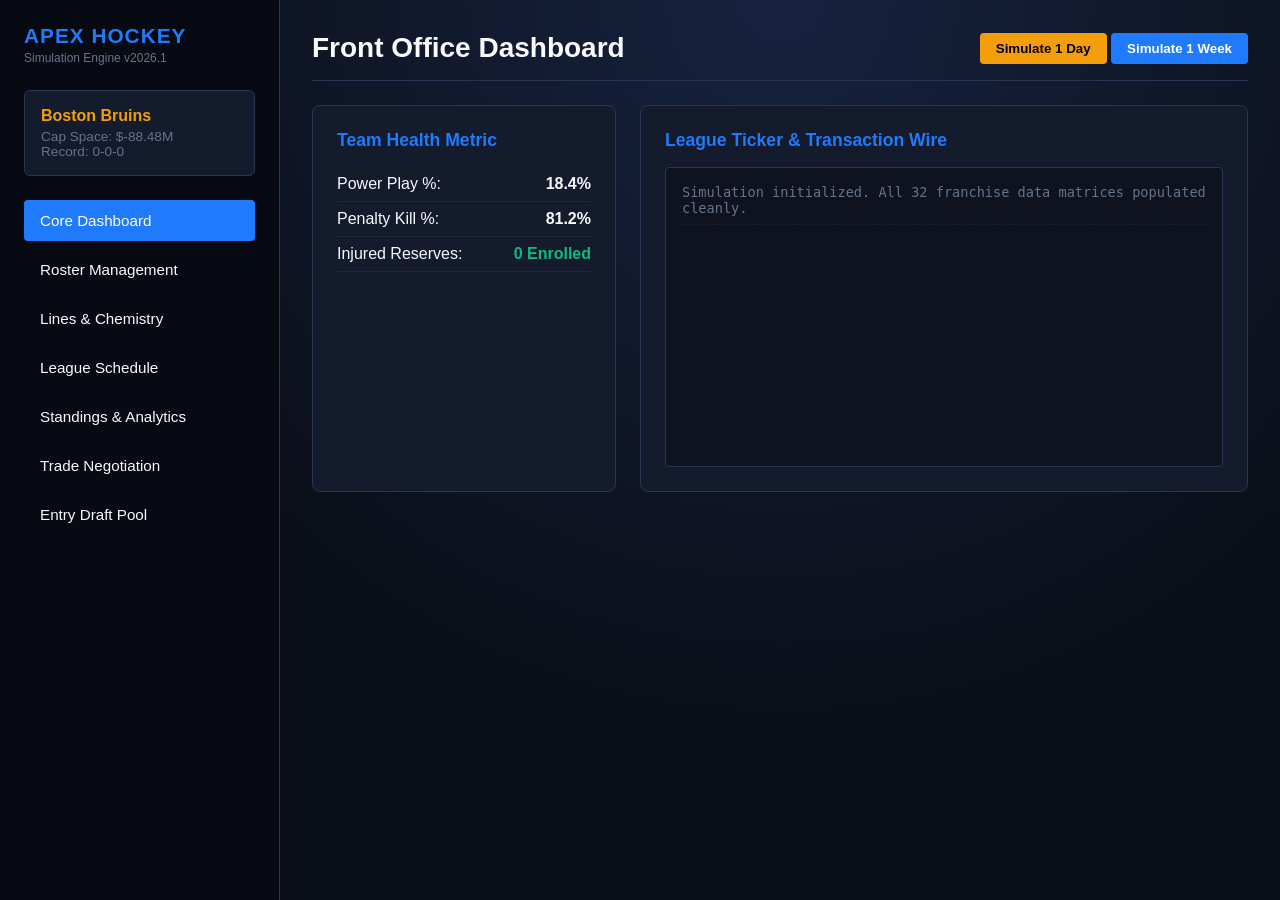
<file: index.html>
<!DOCTYPE html>
<html lang="en">
<head>
    <meta charset="UTF-8">
    <meta name="viewport" content="width=device-width, initial-scale=1.0">
    <title>Apex Hockey Manager - Pro Simulation Engine</title>
    <link rel="stylesheet" href="style.css">
</head>
<body>
    <div id="app-container">
        <aside class="sidebar">
            <div class="sidebar-brand">
                <h2>APEX HOCKEY</h2>
                <span>Simulation Engine v2026.1</span>
            </div>
            <div class="user-profile-card">
                <h4 id="user-team-display">Loading Team...</h4>
                <p>Cap Space: <span id="user-cap-display">$0.00M</span></p>
                <p>Record: <span id="user-record-display">0-0-0</span></p>
            </div>
            <nav class="sidebar-menu">
                <button onclick="ui.switchTab('dashboard')" class="nav-item active" id="tab-dashboard">Core Dashboard</button>
                <button onclick="ui.switchTab('roster')" class="nav-item" id="tab-roster">Roster Management</button>
                <button onclick="ui.switchTab('lines')" class="nav-item" id="tab-lines">Lines & Chemistry</button>
                <button onclick="ui.switchTab('schedule')" class="nav-item" id="tab-schedule">League Schedule</button>
                <button onclick="ui.switchTab('standings')" class="nav-item" id="tab-standings">Standings & Analytics</button>
                <button onclick="ui.switchTab('trade')" class="nav-item" id="tab-trade">Trade Negotiation</button>
                <button onclick="ui.switchTab('draft')" class="nav-item" id="tab-draft">Entry Draft Pool</button>
            </nav>
        </aside>

        <main class="workspace">
            <section id="view-dashboard" class="view-panel active">
                <div class="view-header">
                    <h1>Front Office Dashboard</h1>
                    <div class="action-group">
                        <button class="btn btn-accent" onclick="simEngine.simDays(1)">Simulate 1 Day</button>
                        <button class="btn btn-primary" onclick="simEngine.simDays(7)">Simulate 1 Week</button>
                    </div>
                </div>
                
                <div class="dashboard-grid">
                    <div class="dashboard-card status-card">
                        <h3>Team Health Metric</h3>
                        <div class="stat-row"><span>Power Play %:</span><strong id="dash-pp">0.0%</strong></div>
                        <div class="stat-row"><span>Penalty Kill %:</span><strong id="dash-pk">0.0%</strong></div>
                        <div class="stat-row"><span>Injured Reserves:</span><strong id="dash-injuries" class="text-success">0 Players</strong></div>
                    </div>
                    <div class="dashboard-card central-feed">
                        <h3>League Ticker & Transaction Wire</h3>
                        <div id="ticker-box" class="ticker-box">
                            <p class="ticker-item system-msg">Simulation initialized. All 32 franchise data matrices populated cleanly.</p>
                        </div>
                    </div>
                </div>
            </section>

            <section id="view-roster" class="view-panel">
                <div class="view-header">
                    <h1>Roster Management Matrix</h1>
                    <select id="roster-team-filter" class="form-select" onchange="ui.renderRoster()"></select>
                </div>
                <div class="table-wrapper">
                    <table class="data-table">
                        <thead>
                            <tr>
                                <th>Name</th>
                                <th>Pos</th>
                                <th>Archetype</th>
                                <th>Age</th>
                                <th>OVR</th>
                                <th>Salary</th>
                                <th>Term</th>
                                <th>POT</th>
                                <th>Condition</th>
                            </tr>
                        </thead>
                        <tbody id="roster-table-rows"></tbody>
                    </table>
                </div>
            </section>

            <section id="view-lines" class="view-panel">
                <div class="view-header">
                    <h1>Line Combinations & Tactical Chemistry</h1>
                    <button class="btn btn-primary" onclick="ui.optimizeLineups()">Auto-Optimize Lines</button>
                </div>
                <div id="lines-workspace" class="lines-grid">
                    </div>
            </section>

            <section id="view-schedule" class="view-panel">
                <div class="view-header">
                    <h1>League Schedule & Results</h1>
                    <div class="filter-group">
                        <span>Current Day: <strong id="schedule-day-indicator">1</strong> / 180</span>
                    </div>
                </div>
                <div class="table-wrapper">
                    <table class="data-table">
                        <thead>
                            <tr>
                                <th>Day</th>
                                <th>Away Team</th>
                                <th>Home Team</th>
                                <th>Status/Result</th>
                                <th>Action</th>
                            </tr>
                        </thead>
                        <tbody id="schedule-table-rows"></tbody>
                    </table>
                </div>
            </section>

            <section id="view-standings" class="view-panel">
                <div class="view-header">
                    <h1>NHL Real-Time League Standings</h1>
                </div>
                <div class="tabs-sub">
                    <button class="btn btn-sm btn-secondary active" id="btn-stand-league" onclick="ui.renderStandings('league')">League</button>
                    <button class="btn btn-sm btn-secondary" id="btn-stand-conf" onclick="ui.renderStandings('conference')">Conference</button>
                    <button class="btn btn-sm btn-secondary" id="btn-stand-div" onclick="ui.renderStandings('division')">Division</button>
                </div>
                <div class="table-wrapper">
                    <table class="data-table">
                        <thead>
                            <tr>
                                <th>Rank</th>
                                <th>Franchise Team</th>
                                <th>GP</th>
                                <th>W</th>
                                <th>L</th>
                                <th>OTL</th>
                                <th>PTS</th>
                                <th>GF</th>
                                <th>GA</th>
                                <th>DIFF</th>
                            </tr>
                        </thead>
                        <tbody id="standings-table-rows"></tbody>
                    </table>
                </div>
            </section>

            <section id="view-trade" class="view-panel">
                <div class="view-header">
                    <h1>Advanced AI Trade Negotiation Desk</h1>
                </div>
                <div class="trade-interface-grid">
                    <div class="trade-block">
                        <h3>Your Offering Assets</h3>
                        <select id="trade-user-asset-select" class="form-select multi" multiple size="8"></select>
                    </div>
                    <div class="trade-block">
                        <h3>Target Trading Partner</h3>
                        <select id="trade-partner-team-select" class="form-select" onchange="ui.populatePartnerAssets()"></select>
                        <h4 class="margin-top">Target Assets Desired</h4>
                        <select id="trade-partner-asset-select" class="form-select multi" multiple size="6"></select>
                    </div>
                </div>
                <div class="trade-action-bar">
                    <button class="btn btn-accent btn-lg" onclick="simEngine.evaluateTradeProposal()">Submit Proposal to AI Evaluation Engine</button>
                    <div id="trade-valuation-feedback" class="feedback-panel">Awaiting asset inputs for calculation...</div>
                </div>
            </section>

            <section id="view-draft" class="view-panel">
                <div class="view-header">
                    <h1>NHL Entry Draft Board (Class of 2026)</h1>
                </div>
                <div class="table-wrapper">
                    <table class="data-table">
                        <thead>
                            <tr>
                                <th>Rank</th>
                                <th>Prospect Name</th>
                                <th>Pos</th>
                                <th>Projected Archetype</th>
                                <th>OVR Value</th>
                                <th>Potential Grade</th>
                                <th>Scouting Accuracy</th>
                                <th>Action</th>
                            </tr>
                        </thead>
                        <tbody id="draft-table-rows"></tbody>
                    </table>
                </div>
            </section>
        </main>
    </div>

    <div id="match-sim-modal" class="modal-overlay">
        <div class="modal-box">
            <div class="modal-header">
                <h2 id="modal-match-title">Deterministic Live Arena Sim</h2>
            </div>
            <div class="modal-body">
                <div class="scoreboard-hero">
                    <div class="scoreboard-team text-left">
                        <h3 id="modal-away-name">AWAY</h3>
                        <span id="modal-away-score" class="score-digit">0</span>
                        <p>Shots: <span id="modal-away-shots">0</span></p>
                    </div>
                    <div class="scoreboard-mid">
                        <div id="modal-period-display" class="period-pill">PERIOD 1</div>
                        <div id="modal-time-display">20:00</div>
                    </div>
                    <div class="scoreboard-team text-right">
                        <h3 id="modal-home-name">HOME</h3>
                        <span id="modal-home-score" class="score-digit">0</span>
                        <p>Shots: <span id="modal-home-shots">0</span></p>
                    </div>
                </div>
                <div id="modal-live-log" class="live-event-stream">
                    </div>
            </div>
            <div class="modal-footer">
                <button id="modal-close-btn" class="btn btn-primary" disabled onclick="ui.closeModal()">Complete Simulation</button>
            </div>
        </div>
    </div>

    <script src="script.js"></script>
</body>
</html>
</file>
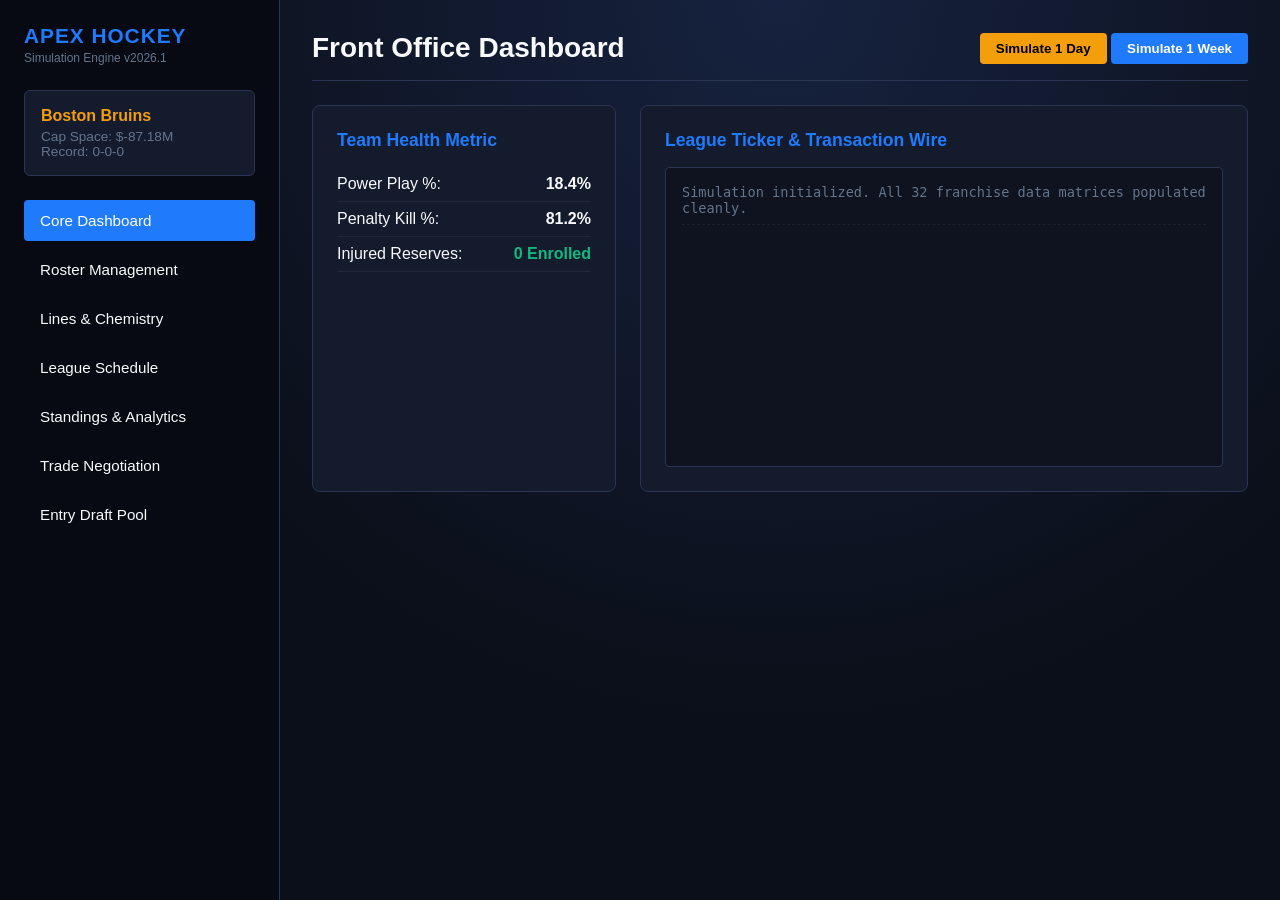
<file: hockey.html>
<!DOCTYPE html>
<html lang="en">
<head>
    <meta charset="UTF-8">
    <meta name="viewport" content="width=device-width, initial-scale=1.0">
    <title>Apex Hockey Manager - Pro Simulation Engine</title>
    <link rel="stylesheet" href="style.css">
</head>
<body>
    <div id="app-container">
        <aside class="sidebar">
            <div class="sidebar-brand">
                <h2>APEX HOCKEY</h2>
                <span>Simulation Engine v2026.1</span>
            </div>
            <div class="user-profile-card">
                <h4 id="user-team-display">Loading Team...</h4>
                <p>Cap Space: <span id="user-cap-display">$0.00M</span></p>
                <p>Record: <span id="user-record-display">0-0-0</span></p>
            </div>
            <nav class="sidebar-menu">
                <button onclick="ui.switchTab('dashboard')" class="nav-item active" id="tab-dashboard">Core Dashboard</button>
                <button onclick="ui.switchTab('roster')" class="nav-item" id="tab-roster">Roster Management</button>
                <button onclick="ui.switchTab('lines')" class="nav-item" id="tab-lines">Lines & Chemistry</button>
                <button onclick="ui.switchTab('schedule')" class="nav-item" id="tab-schedule">League Schedule</button>
                <button onclick="ui.switchTab('standings')" class="nav-item" id="tab-standings">Standings & Analytics</button>
                <button onclick="ui.switchTab('trade')" class="nav-item" id="tab-trade">Trade Negotiation</button>
                <button onclick="ui.switchTab('draft')" class="nav-item" id="tab-draft">Entry Draft Pool</button>
            </nav>
        </aside>

        <main class="workspace">
            <section id="view-dashboard" class="view-panel active">
                <div class="view-header">
                    <h1>Front Office Dashboard</h1>
                    <div class="action-group">
                        <button class="btn btn-accent" onclick="simEngine.simDays(1)">Simulate 1 Day</button>
                        <button class="btn btn-primary" onclick="simEngine.simDays(7)">Simulate 1 Week</button>
                    </div>
                </div>
                
                <div class="dashboard-grid">
                    <div class="dashboard-card status-card">
                        <h3>Team Health Metric</h3>
                        <div class="stat-row"><span>Power Play %:</span><strong id="dash-pp">0.0%</strong></div>
                        <div class="stat-row"><span>Penalty Kill %:</span><strong id="dash-pk">0.0%</strong></div>
                        <div class="stat-row"><span>Injured Reserves:</span><strong id="dash-injuries" class="text-success">0 Players</strong></div>
                    </div>
                    <div class="dashboard-card central-feed">
                        <h3>League Ticker & Transaction Wire</h3>
                        <div id="ticker-box" class="ticker-box">
                            <p class="ticker-item system-msg">Simulation initialized. All 32 franchise data matrices populated cleanly.</p>
                        </div>
                    </div>
                </div>
            </section>

            <section id="view-roster" class="view-panel">
                <div class="view-header">
                    <h1>Roster Management Matrix</h1>
                    <select id="roster-team-filter" class="form-select" onchange="ui.renderRoster()"></select>
                </div>
                <div class="table-wrapper">
                    <table class="data-table">
                        <thead>
                            <tr>
                                <th>Name</th>
                                <th>Pos</th>
                                <th>Archetype</th>
                                <th>Age</th>
                                <th>OVR</th>
                                <th>Salary</th>
                                <th>Term</th>
                                <th>POT</th>
                                <th>Condition</th>
                            </tr>
                        </thead>
                        <tbody id="roster-table-rows"></tbody>
                    </table>
                </div>
            </section>

            <section id="view-lines" class="view-panel">
                <div class="view-header">
                    <h1>Line Combinations & Tactical Chemistry</h1>
                    <button class="btn btn-primary" onclick="ui.optimizeLineups()">Auto-Optimize Lines</button>
                </div>
                <div id="lines-workspace" class="lines-grid">
                    </div>
            </section>

            <section id="view-schedule" class="view-panel">
                <div class="view-header">
                    <h1>League Schedule & Results</h1>
                    <div class="filter-group">
                        <span>Current Day: <strong id="schedule-day-indicator">1</strong> / 180</span>
                    </div>
                </div>
                <div class="table-wrapper">
                    <table class="data-table">
                        <thead>
                            <tr>
                                <th>Day</th>
                                <th>Away Team</th>
                                <th>Home Team</th>
                                <th>Status/Result</th>
                                <th>Action</th>
                            </tr>
                        </thead>
                        <tbody id="schedule-table-rows"></tbody>
                    </table>
                </div>
            </section>

            <section id="view-standings" class="view-panel">
                <div class="view-header">
                    <h1>NHL Real-Time League Standings</h1>
                </div>
                <div class="tabs-sub">
                    <button class="btn btn-sm btn-secondary active" id="btn-stand-league" onclick="ui.renderStandings('league')">League</button>
                    <button class="btn btn-sm btn-secondary" id="btn-stand-conf" onclick="ui.renderStandings('conference')">Conference</button>
                    <button class="btn btn-sm btn-secondary" id="btn-stand-div" onclick="ui.renderStandings('division')">Division</button>
                </div>
                <div class="table-wrapper">
                    <table class="data-table">
                        <thead>
                            <tr>
                                <th>Rank</th>
                                <th>Franchise Team</th>
                                <th>GP</th>
                                <th>W</th>
                                <th>L</th>
                                <th>OTL</th>
                                <th>PTS</th>
                                <th>GF</th>
                                <th>GA</th>
                                <th>DIFF</th>
                            </tr>
                        </thead>
                        <tbody id="standings-table-rows"></tbody>
                    </table>
                </div>
            </section>

            <section id="view-trade" class="view-panel">
                <div class="view-header">
                    <h1>Advanced AI Trade Negotiation Desk</h1>
                </div>
                <div class="trade-interface-grid">
                    <div class="trade-block">
                        <h3>Your Offering Assets</h3>
                        <select id="trade-user-asset-select" class="form-select multi" multiple size="8"></select>
                    </div>
                    <div class="trade-block">
                        <h3>Target Trading Partner</h3>
                        <select id="trade-partner-team-select" class="form-select" onchange="ui.populatePartnerAssets()"></select>
                        <h4 class="margin-top">Target Assets Desired</h4>
                        <select id="trade-partner-asset-select" class="form-select multi" multiple size="6"></select>
                    </div>
                </div>
                <div class="trade-action-bar">
                    <button class="btn btn-accent btn-lg" onclick="simEngine.evaluateTradeProposal()">Submit Proposal to AI Evaluation Engine</button>
                    <div id="trade-valuation-feedback" class="feedback-panel">Awaiting asset inputs for calculation...</div>
                </div>
            </section>

            <section id="view-draft" class="view-panel">
                <div class="view-header">
                    <h1>NHL Entry Draft Board (Class of 2026)</h1>
                </div>
                <div class="table-wrapper">
                    <table class="data-table">
                        <thead>
                            <tr>
                                <th>Rank</th>
                                <th>Prospect Name</th>
                                <th>Pos</th>
                                <th>Projected Archetype</th>
                                <th>OVR Value</th>
                                <th>Potential Grade</th>
                                <th>Scouting Accuracy</th>
                                <th>Action</th>
                            </tr>
                        </thead>
                        <tbody id="draft-table-rows"></tbody>
                    </table>
                </div>
            </section>
        </main>
    </div>

    <div id="match-sim-modal" class="modal-overlay">
        <div class="modal-box">
            <div class="modal-header">
                <h2 id="modal-match-title">Deterministic Live Arena Sim</h2>
            </div>
            <div class="modal-body">
                <div class="scoreboard-hero">
                    <div class="scoreboard-team text-left">
                        <h3 id="modal-away-name">AWAY</h3>
                        <span id="modal-away-score" class="score-digit">0</span>
                        <p>Shots: <span id="modal-away-shots">0</span></p>
                    </div>
                    <div class="scoreboard-mid">
                        <div id="modal-period-display" class="period-pill">PERIOD 1</div>
                        <div id="modal-time-display">20:00</div>
                    </div>
                    <div class="scoreboard-team text-right">
                        <h3 id="modal-home-name">HOME</h3>
                        <span id="modal-home-score" class="score-digit">0</span>
                        <p>Shots: <span id="modal-home-shots">0</span></p>
                    </div>
                </div>
                <div id="modal-live-log" class="live-event-stream">
                    </div>
            </div>
            <div class="modal-footer">
                <button id="modal-close-btn" class="btn btn-primary" disabled onclick="ui.closeModal()">Complete Simulation</button>
            </div>
        </div>
    </div>

    <script src="script.js"></script>
</body>
</html>
</file>
<file: style.css>
:root {
    --bg-main: #0b0f19;
    --bg-surface: #141b2d;
    --bg-surface-elevated: #1f2942;
    --color-primary: #1f7bfb;
    --color-accent: #f59e0b;
    --color-text: #f8fafc;
    --color-text-muted: #64748b;
    --color-success: #10b981;
    --color-danger: #ef4444;
    --border-ui: #293552;
    --font-stack: -apple-system, BlinkMacSystemFont, "Segoe UI", Roboto, Helvetica, Arial, sans-serif;
}

* {
    box-sizing: border-box;
    margin: 0;
    padding: 0;
}

body {
    background-color: var(--bg-main);
    color: var(--color-text);
    font-family: var(--font-stack);
    overflow: hidden;
    height: 100vh;
}

#app-container {
    display: flex;
    height: 100vh;
    width: 100vw;
}

/* Sidebar Layout */
.sidebar {
    width: 280px;
    background-color: #070a12;
    border-right: 1px solid var(--border-ui);
    display: flex;
    flex-direction: column;
    padding: 1.5rem;
}

.sidebar-brand h2 {
    font-size: 1.3rem;
    letter-spacing: 1px;
    color: var(--color-primary);
}

.sidebar-brand span {
    font-size: 0.75rem;
    color: var(--color-text-muted);
}

.user-profile-card {
    background-color: var(--bg-surface);
    padding: 1rem;
    border-radius: 6px;
    margin: 1.5rem 0;
    border: 1px solid var(--border-ui);
}

.user-profile-card h4 {
    color: var(--color-accent);
    margin-bottom: 0.25rem;
}

.user-profile-card p {
    font-size: 0.85rem;
    color: var(--color-text-muted);
}

.sidebar-menu {
    display: flex;
    flex-direction: column;
    gap: 0.5rem;
}

.nav-item {
    background: transparent;
    border: none;
    color: var(--color-text);
    text-align: left;
    padding: 0.75rem 1rem;
    border-radius: 4px;
    cursor: pointer;
    font-size: 0.95rem;
    transition: all 0.2s;
}

.nav-item:hover, .nav-item.active {
    background-color: var(--color-primary);
    color: white;
}

/* Workspace Panels */
.workspace {
    flex: 1;
    padding: 2rem;
    overflow-y: auto;
    background: radial-gradient(circle at 50% 0%, #16223f 0%, var(--bg-main) 70%);
}

.view-panel {
    display: none;
}

.view-panel.active {
    display: block;
}

.view-header {
    display: flex;
    justify-content: space-between;
    align-items: center;
    border-bottom: 1px solid var(--border-ui);
    padding-bottom: 1rem;
    margin-bottom: 1.5rem;
}

.view-header h1 {
    font-size: 1.75rem;
    font-weight: 700;
}

/* UI Elements */
.btn {
    padding: 0.5rem 1rem;
    border-radius: 4px;
    font-weight: 600;
    cursor: pointer;
    border: none;
    transition: opacity 0.2s;
}

.btn:hover { opacity: 0.9; }
.btn-primary { background-color: var(--color-primary); color: white; }
.btn-accent { background-color: var(--color-accent); color: #000; }
.btn-secondary { background-color: var(--bg-surface-elevated); color: var(--color-text); }
.btn-secondary.active { background-color: var(--color-primary); color: white; }
.btn-sm { padding: 0.25rem 0.5rem; font-size: 0.8rem; }
.btn-lg { padding: 0.75rem 1.5rem; font-size: 1.1rem; }

.form-select {
    background-color: var(--bg-surface);
    color: var(--color-text);
    border: 1px solid var(--border-ui);
    padding: 0.5rem 1rem;
    border-radius: 4px;
    outline: none;
}
.form-select.multi {
    width: 100%;
    min-height: 200px;
}

/* Tables */
.table-wrapper {
    background-color: var(--bg-surface);
    border-radius: 8px;
    border: 1px solid var(--border-ui);
    overflow: hidden;
}

.data-table {
    width: 100%;
    border-collapse: collapse;
    text-align: left;
    font-size: 0.9rem;
}

.data-table th, .data-table td {
    padding: 0.85rem 1.25rem;
    border-bottom: 1px solid var(--border-ui);
}

.data-table th {
    background-color: rgba(0,0,0,0.2);
    color: var(--color-text-muted);
    font-weight: 600;
    text-transform: uppercase;
    font-size: 0.75rem;
    letter-spacing: 0.5px;
}

.data-table tbody tr:hover {
    background-color: rgba(255,255,255,0.02);
}

/* Dashboard Grid */
.dashboard-grid {
    display: grid;
    grid-template-columns: 1fr 2fr;
    gap: 1.5rem;
}

.dashboard-card {
    background-color: var(--bg-surface);
    border: 1px solid var(--border-ui);
    border-radius: 8px;
    padding: 1.5rem;
}

.dashboard-card h3 {
    font-size: 1.1rem;
    margin-bottom: 1rem;
    color: var(--color-primary);
}

.stat-row {
    display: flex;
    justify-content: space-between;
    padding: 0.5rem 0;
    border-bottom: 1px solid rgba(255,255,255,0.05);
}

.ticker-box {
    height: 300px;
    overflow-y: auto;
    font-family: monospace;
    font-size: 0.85rem;
    background-color: rgba(0,0,0,0.3);
    padding: 1rem;
    border-radius: 4px;
    border: 1px solid var(--border-ui);
}

.ticker-item {
    margin-bottom: 0.5rem;
    padding-bottom: 0.5rem;
    border-bottom: 1px dashed rgba(255,255,255,0.05);
}
.ticker-item.goal { color: var(--color-accent); }
.ticker-item.injury { color: var(--color-danger); }
.ticker-item.system-msg { color: var(--color-text-muted); }

/* Lines Layout */
.lines-grid {
    display: grid;
    grid-template-columns: 1fr;
    gap: 1.5rem;
}

.line-block-card {
    background-color: var(--bg-surface);
    border: 1px solid var(--border-ui);
    padding: 1.25rem;
    border-radius: 6px;
}

.line-block-card h3 {
    font-size: 1rem;
    margin-bottom: 0.75rem;
    color: var(--color-accent);
}

.line-slots-container {
    display: flex;
    gap: 1rem;
}

.player-line-pill {
    flex: 1;
    background-color: var(--bg-surface-elevated);
    padding: 0.75rem;
    border-radius: 4px;
    border-left: 4px solid var(--color-primary);
    font-size: 0.85rem;
}

/* Trade Interface Layout */
.trade-interface-grid {
    display: grid;
    grid-template-columns: 1fr 1fr;
    gap: 2rem;
    margin-bottom: 1.5rem;
}

.trade-block {
    background-color: var(--bg-surface);
    padding: 1.5rem;
    border: 1px solid var(--border-ui);
    border-radius: 8px;
}

.trade-block h3 {
    margin-bottom: 1rem;
    font-size: 1.1rem;
}

.trade-action-bar {
    background-color: var(--bg-surface);
    padding: 1.5rem;
    border: 1px solid var(--border-ui);
    border-radius: 8px;
    display: flex;
    flex-direction: column;
    gap: 1rem;
    align-items: center;
}

.feedback-panel {
    font-family: monospace;
    color: var(--color-text-muted);
}

/* Modals layout */
.modal-overlay {
    position: fixed;
    top: 0; left: 0; width: 100vw; height: 100vh;
    background: rgba(0,0,0,0.85);
    display: none;
    align-items: center;
    justify-content: center;
    z-index: 9999;
}

.modal-box {
    background-color: var(--bg-surface);
    border: 2px solid var(--color-primary);
    border-radius: 8px;
    width: 700px;
    max-width: 95vw;
    display: flex;
    flex-direction: column;
}

.modal-header, .modal-footer {
    padding: 1.25rem;
    border-bottom: 1px solid var(--border-ui);
}
.modal-footer { border-bottom: none; border-top: 1px solid var(--border-ui); text-align: right; }

.modal-body {
    padding: 1.5rem;
}

.scoreboard-hero {
    display: flex;
    justify-content: space-between;
    background-color: #070a12;
    padding: 1.5rem;
    border-radius: 6px;
    margin-bottom: 1.5rem;
    align-items: center;
}

.scoreboard-team { width: 40%; }
.scoreboard-mid { width: 20%; text-align: center; }

.score-digit {
    font-size: 3rem;
    font-weight: 800;
    color: var(--color-accent);
    display: block;
}

.period-pill {
    background-color: var(--bg-surface-elevated);
    padding: 0.25rem 0.5rem;
    border-radius: 4px;
    font-size: 0.75rem;
    font-weight: 700;
    margin-bottom: 0.5rem;
}

.live-event-stream {
    background-color: #000;
    height: 200px;
    overflow-y: auto;
    padding: 1rem;
    font-family: monospace;
    font-size: 0.85rem;
    border-radius: 4px;
    border: 1px solid var(--border-ui);
}

.text-left { text-align: left; }
.text-right { text-align: right; }
.text-success { color: var(--color-success) !important; }
.text-danger { color: var(--color-danger) !important; }
.margin-top { margin-top: 1.5rem; }
.tabs-sub { display: flex; gap: 0.5rem; margin-bottom: 1rem; }
</file>
